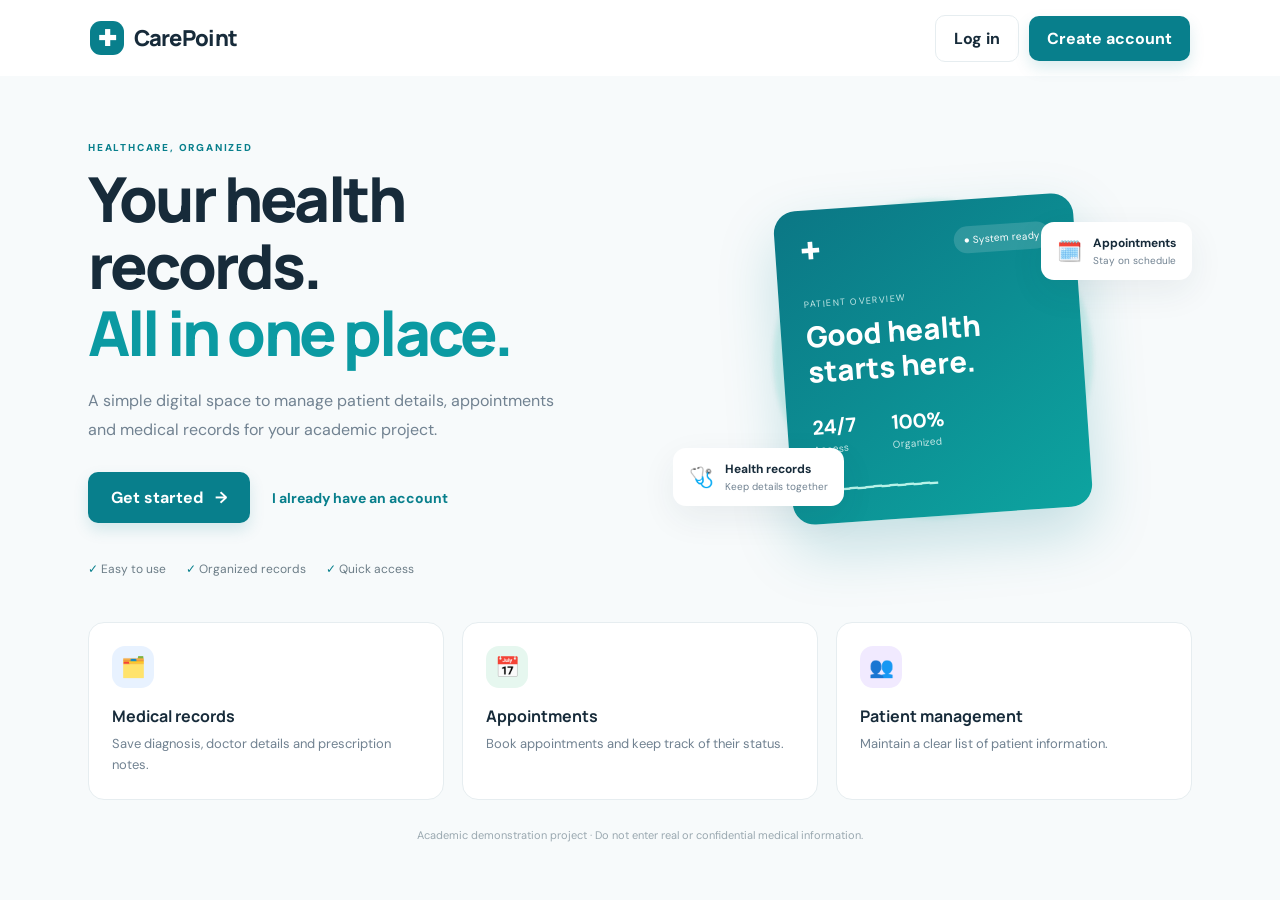
<file: index.html>
<!DOCTYPE html>
<html lang="en">
<head>
  <meta charset="UTF-8"><meta name="viewport" content="width=device-width, initial-scale=1.0">
  <title>CarePoint | Health Record System</title><link rel="stylesheet" href="css/style.css">
</head>
<body class="landing-body">
  <nav class="topbar landing-nav"><a class="brand" href="index.html"><span class="brand-mark">✚</span> CarePoint</a><div class="nav-actions"><a class="btn btn-ghost" href="login.html">Log in</a><a class="btn btn-primary" href="signup.html">Create account</a></div></nav>
  <main class="landing">
    <section class="hero">
      <div class="hero-copy"><span class="eyebrow">HEALTHCARE, ORGANIZED</span><h1>Your health records.<br><span>All in one place.</span></h1><p>A simple digital space to manage patient details, appointments and medical records for your academic project.</p><div class="hero-actions"><a class="btn btn-primary btn-large" href="signup.html">Get started <span>→</span></a><a class="text-link" href="login.html">I already have an account</a></div><div class="trust-row"><span>✓ Easy to use</span><span>✓ Organized records</span><span>✓ Quick access</span></div></div>
      <div class="hero-art"><div class="art-glow"></div><div class="health-card card-main"><div class="card-top"><span class="mini-logo">✚</span><span class="status-pill">● System ready</span></div><p class="muted">PATIENT OVERVIEW</p><h2>Good health<br>starts here.</h2><div class="health-metrics"><div><b>24/7</b><small>Access</small></div><div><b>100%</b><small>Organized</small></div></div><div class="pulse-line">♡ ━━━━━━━━━━━━━</div></div><div class="float-card float-one">🗓️ <span><b>Appointments</b><small>Stay on schedule</small></span></div><div class="float-card float-two">🩺 <span><b>Health records</b><small>Keep details together</small></span></div></div>
    </section>
    <section class="feature-grid"><article class="feature-card"><div class="feature-icon blue">🗂️</div><h3>Medical records</h3><p>Save diagnosis, doctor details and prescription notes.</p></article><article class="feature-card"><div class="feature-icon green">📅</div><h3>Appointments</h3><p>Book appointments and keep track of their status.</p></article><article class="feature-card"><div class="feature-icon purple">👥</div><h3>Patient management</h3><p>Maintain a clear list of patient information.</p></article></section>
    <p class="landing-note">Academic demonstration project · Do not enter real or confidential medical information.</p>
  </main>
</body></html>
</file>
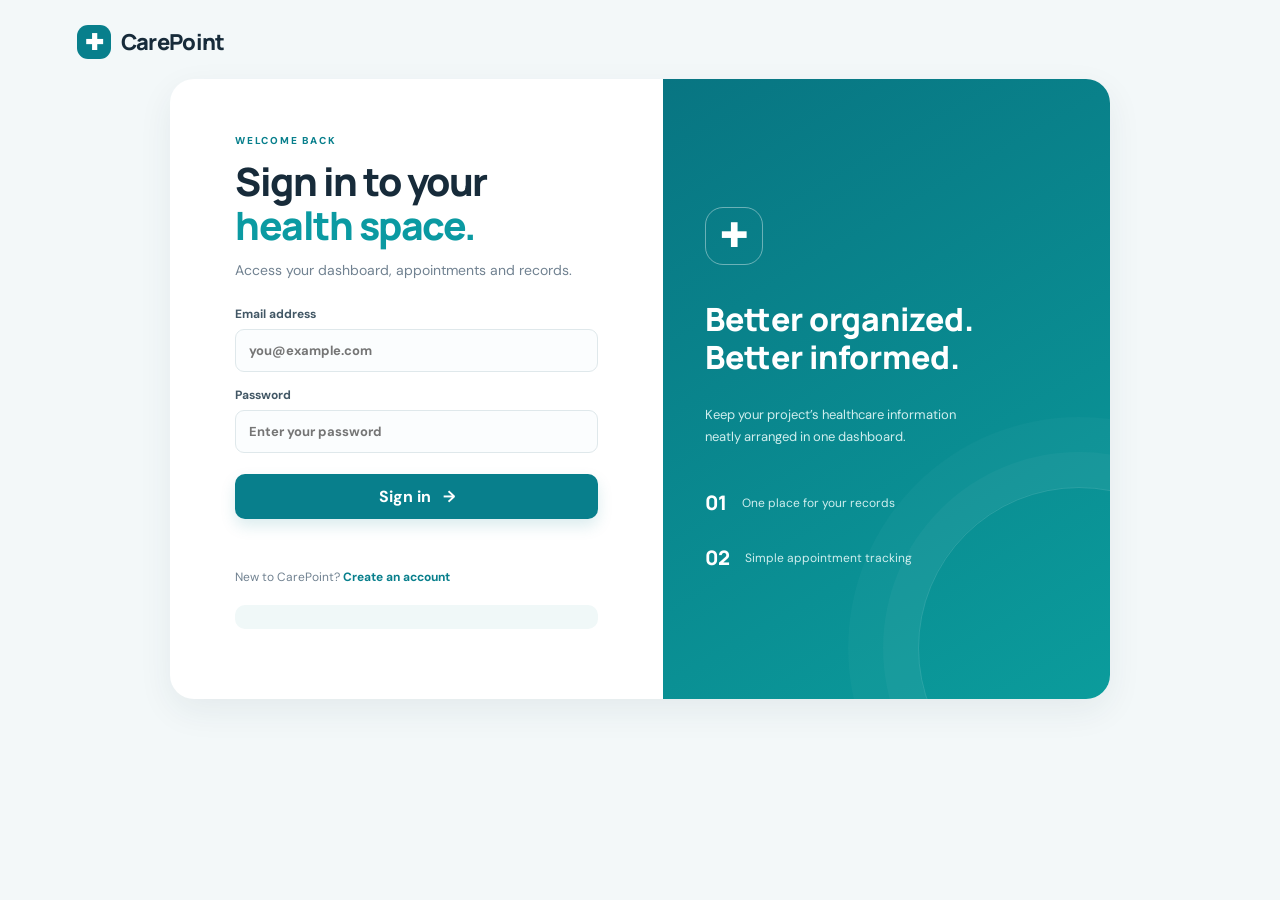
<file: admin.html>
<!DOCTYPE html>
<html lang="en"><head><meta charset="UTF-8"><meta name="viewport" content="width=device-width,initial-scale=1.0"><title>Admin dashboard | CarePoint</title><link rel="stylesheet" href="css/style.css"></head>
<body class="app-body"><aside class="sidebar"><a class="brand side-brand" href="index.html"><span class="brand-mark">✚</span> CarePoint</a><div class="side-label">WORKSPACE</div><nav class="side-nav"><a href="admin.html" data-page="admin">⌂ <span>Overview</span></a><a href="patients.html" data-page="patients">♧ <span>Patients</span></a><a href="appointments.html" data-page="appointments">▦ <span>Appointments</span></a><a href="records.html" data-page="records">▤ <span>Medical records</span></a></nav><div class="sidebar-bottom"><div class="sidebar-help"> <span>✦</span><b>CarePoint</b><small>Health records made simple</small></div><button class="side-logout" id="logoutBtn">↪ &nbsp; Log out</button></div></aside>
<div class="app-main"><header class="app-header"><div><p class="breadcrumb">WORKSPACE / ADMIN OVERVIEW</p><h1>Admin overview</h1></div><div class="header-user"><div class="avatar" id="userAvatar">U</div><div><b id="headerName">User</b><small id="headerRole">Account</small></div></div></header>
<main class="page-content">
<section class="welcome-banner admin-banner"><div><span class="eyebrow light">ADMINISTRATION</span><h2>System overview</h2><p>Monitor users, patients, appointments and records.</p></div><div class="banner-icon">✦</div></section>
<section class="stats-grid four-stats"><article class="stat-card"><div class="stat-icon blue">♙</div><span>Registered users</span><strong id="userCount">0</strong><small>Active accounts</small></article><article class="stat-card"><div class="stat-icon green">♧</div><span>Patients</span><strong id="patientCount">0</strong><small>Patient profiles</small></article><article class="stat-card"><div class="stat-icon orange">▦</div><span>Appointments</span><strong id="appointmentCount">0</strong><small>Bookings recorded</small></article><article class="stat-card"><div class="stat-icon purple">▤</div><span>Medical records</span><strong id="recordCount">0</strong><small>Records saved</small></article></section>
<section class="content-card"><div class="section-heading"><div><span class="eyebrow">ACCOUNT DIRECTORY</span><h2>Registered users</h2></div></div><div id="usersList" class="table-wrap"></div></section>
</main><footer class="app-footer">CarePoint · Academic project demonstration</footer></div>
<script src="js/common.js"></script><script src="js/admin.js"></script></body></html>
</file>
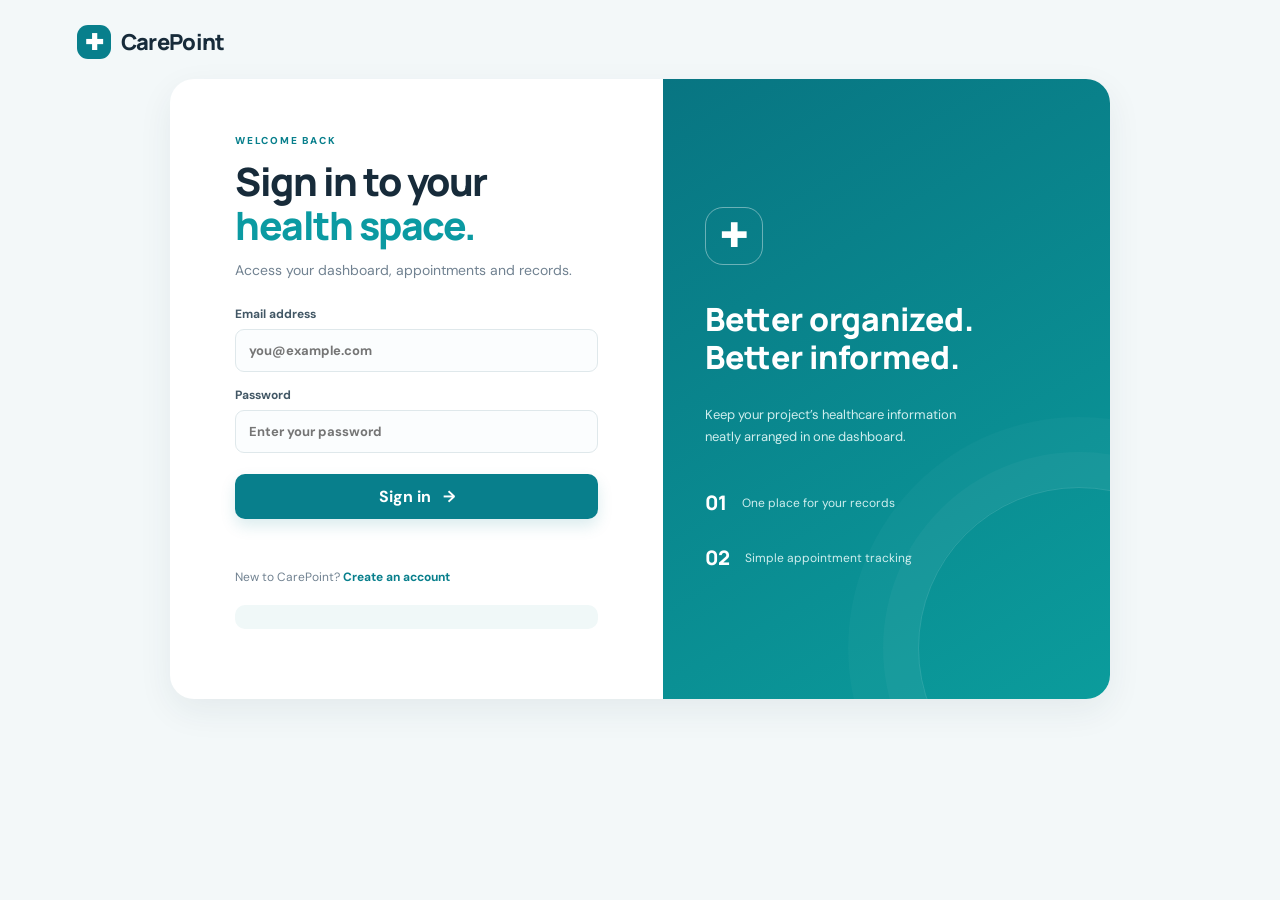
<file: appointments.html>
<!DOCTYPE html>
<html lang="en"><head><meta charset="UTF-8"><meta name="viewport" content="width=device-width,initial-scale=1.0"><title>Appointments | CarePoint</title><link rel="stylesheet" href="css/style.css"></head>
<body class="app-body"><aside class="sidebar"><a class="brand side-brand" href="index.html"><span class="brand-mark">✚</span> CarePoint</a><div class="side-label">WORKSPACE</div><nav class="side-nav"><a href="user.html" data-page="user">⌂ <span>Overview</span></a><a href="appointments.html" data-page="appointments">▦ <span>Appointments</span></a><a href="records.html" data-page="records">▤ <span>Medical records</span></a><a href="profile.html" data-page="profile">◉ <span>My profile</span></a></nav><div class="sidebar-bottom"><div class="sidebar-help"> <span>✦</span><b>CarePoint</b><small>Health records made simple</small></div><button class="side-logout" id="logoutBtn">↪ &nbsp; Log out</button></div></aside>
<div class="app-main"><header class="app-header"><div><p class="breadcrumb">WORKSPACE / APPOINTMENTS</p><h1>Appointments</h1></div><div class="header-user"><div class="avatar" id="userAvatar">U</div><div><b id="headerName">User</b><small id="headerRole">Account</small></div></div></header>
<main class="page-content">
<div class="two-column"><section class="content-card"><div class="section-heading"><div><span class="eyebrow">NEW BOOKING</span><h2>Book an appointment</h2><p class="muted">Fill in the details to schedule a visit.</p></div></div><form id="appointmentForm" class="app-form"><label>Patient name<input id="patientName" required placeholder="Patient name"></label><label>Doctor name<input id="doctor" required placeholder="Doctor name"></label><label>Department<input id="department" required placeholder="e.g. General Medicine"></label><div class="form-grid"><label>Date<input id="date" type="date" required></label><label>Time<input id="time" type="time" required></label></div><label>Reason for visit<textarea id="reason" rows="3" placeholder="Optional notes"></textarea></label><button class="btn btn-primary" type="submit">＋ Book appointment</button></form><p id="message" class="form-message" role="status"></p></section><section class="content-card"><div class="section-heading"><div><span class="eyebrow">YOUR SCHEDULE</span><h2>Appointment list</h2></div></div><div id="appointmentsList" class="stack-list"></div></section></div>
</main><footer class="app-footer">CarePoint · Academic project demonstration</footer></div>
<script src="js/common.js"></script><script src="js/appointments.js"></script></body></html>
</file>
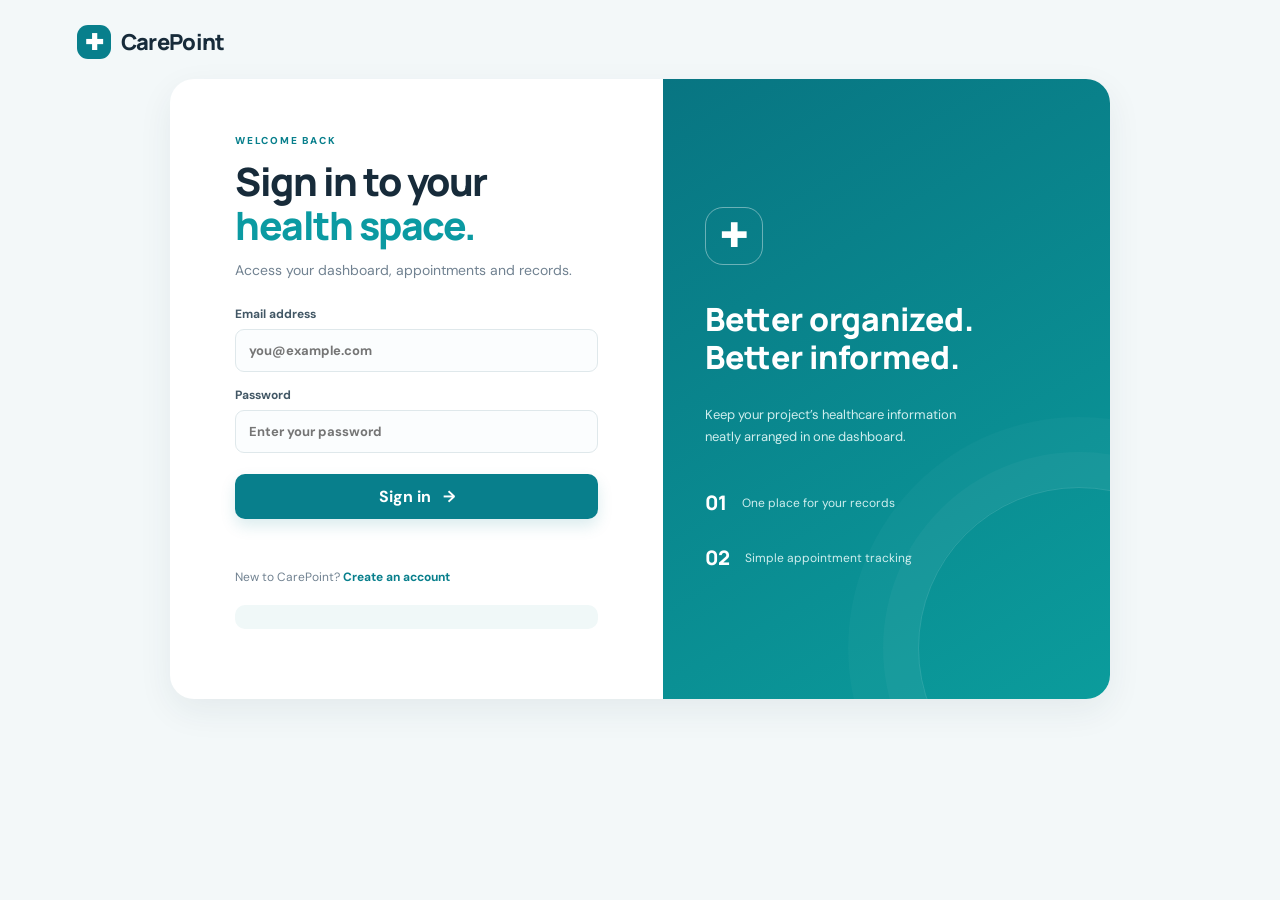
<file: login.html>
<!DOCTYPE html>
<html lang="en"><head><meta charset="UTF-8"><meta name="viewport" content="width=device-width,initial-scale=1.0"><title>Login | CarePoint</title><link rel="stylesheet" href="css/style.css"></head>
<body class="auth-body"><a class="brand auth-brand" href="index.html"><span class="brand-mark">✚</span> CarePoint</a><main class="auth-wrap"><section class="auth-panel"><span class="eyebrow">WELCOME BACK</span><h1>Sign in to your<br><span>health space.</span></h1><p class="muted">Access your dashboard, appointments and records.</p><form id="loginForm" class="app-form"><label>Email address<input id="email" type="email" placeholder="you@example.com" required></label><label>Password<input id="password" type="password" placeholder="Enter your password" required></label><button class="btn btn-primary btn-full" type="submit">Sign in <span>→</span></button></form><p id="message" class="form-message" role="status"></p><p class="auth-bottom">New to CarePoint? <a href="signup.html">Create an account</a></p><div class="demo-hint"></section><aside class="auth-aside"><div class="aside-symbol">✚</div><h2>Better organized.<br>Better informed.</h2><p>Keep your project’s healthcare information neatly arranged in one dashboard.</p><div class="aside-stat"><b>01</b><span>One place for your records</span></div><div class="aside-stat"><b>02</b><span>Simple appointment tracking</span></div></aside></main><script src="js/common.js"></script><script src="js/auth.js"></script></body></html>
</file>
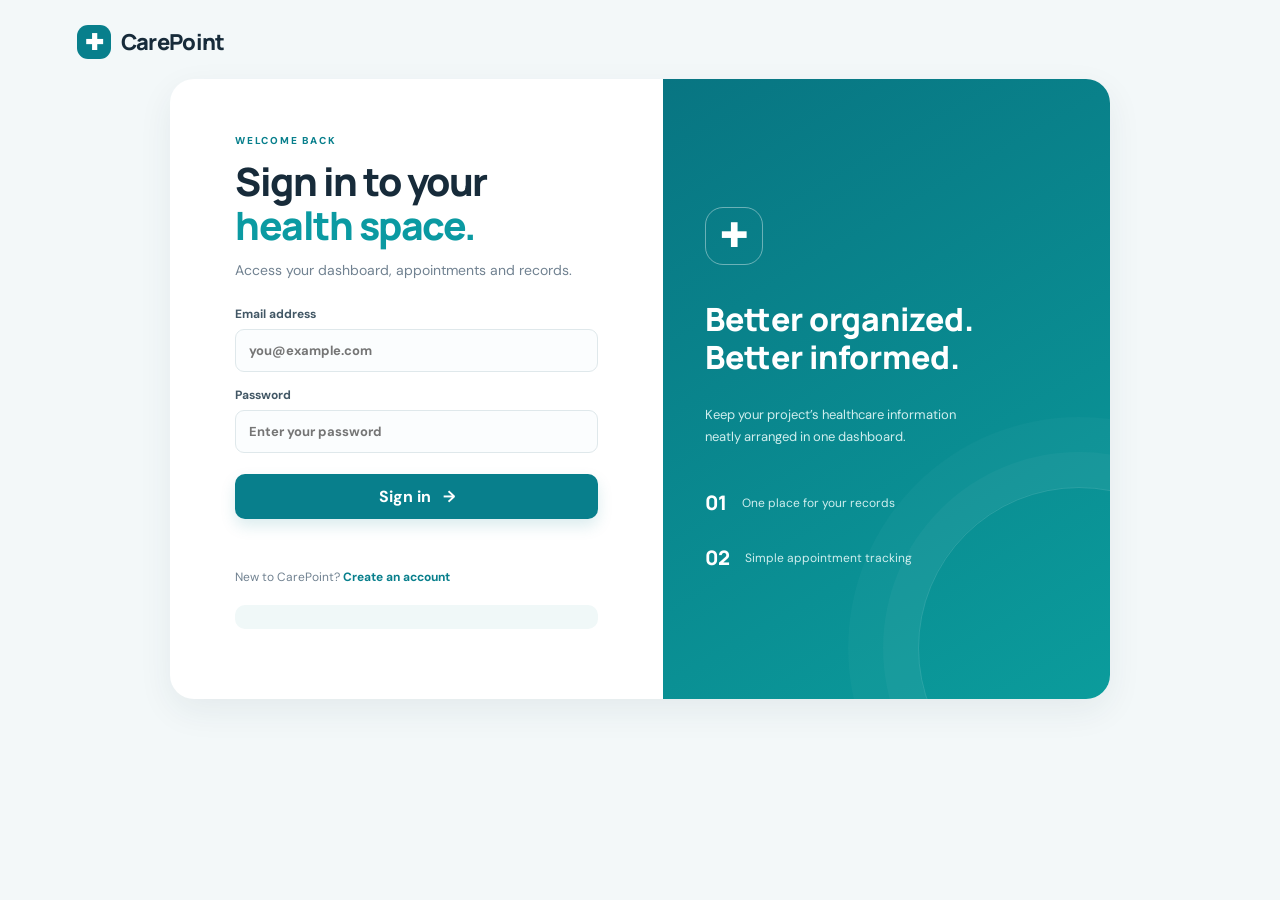
<file: patients.html>
<!DOCTYPE html>
<html lang="en"><head><meta charset="UTF-8"><meta name="viewport" content="width=device-width,initial-scale=1.0"><title>Patients | CarePoint</title><link rel="stylesheet" href="css/style.css"></head>
<body class="app-body"><aside class="sidebar"><a class="brand side-brand" href="index.html"><span class="brand-mark">✚</span> CarePoint</a><div class="side-label">WORKSPACE</div><nav class="side-nav"><a href="admin.html" data-page="admin">⌂ <span>Overview</span></a><a href="patients.html" data-page="patients">♧ <span>Patients</span></a><a href="appointments.html" data-page="appointments">▦ <span>Appointments</span></a><a href="records.html" data-page="records">▤ <span>Medical records</span></a></nav><div class="sidebar-bottom"><div class="sidebar-help"> <span>✦</span><b>CarePoint</b><small>Health records made simple</small></div><button class="side-logout" id="logoutBtn">↪ &nbsp; Log out</button></div></aside>
<div class="app-main"><header class="app-header"><div><p class="breadcrumb">WORKSPACE / PATIENTS</p><h1>Patients</h1></div><div class="header-user"><div class="avatar" id="userAvatar">U</div><div><b id="headerName">User</b><small id="headerRole">Account</small></div></div></header>
<main class="page-content">
<div class="two-column"><section class="content-card"><div class="section-heading"><div><span class="eyebrow">PATIENT DIRECTORY</span><h2 id="patientFormTitle">Add patient</h2><p class="muted">Create or update a patient profile.</p></div></div><form id="patientForm" class="app-form"><input type="hidden" id="patientId"><label>Full name<input id="name" required></label><label>Email<input id="email" type="email" required></label><label>Phone<input id="phone" required></label><div class="form-grid"><label>Age<input id="age" type="number" min="0" max="120"></label><label>Gender<select id="gender"><option value="">Select</option><option>Male</option><option>Female</option><option>Other</option></select></label></div><div class="button-row"><button class="btn btn-primary" type="submit" id="savePatientBtn">Save patient</button><button class="btn btn-light" type="button" id="resetPatientBtn">Clear</button></div></form><p id="message" class="form-message" role="status"></p></section><section class="content-card"><div class="section-heading"><div><span class="eyebrow">ALL PATIENTS</span><h2>Patient directory</h2></div><span class="count-chip" id="patientTotal">0 patients</span></div><div id="patientsList" class="stack-list"></div></section></div>
</main><footer class="app-footer">CarePoint · Academic project demonstration</footer></div>
<script src="js/common.js"></script><script src="js/patients.js"></script></body></html>
</file>
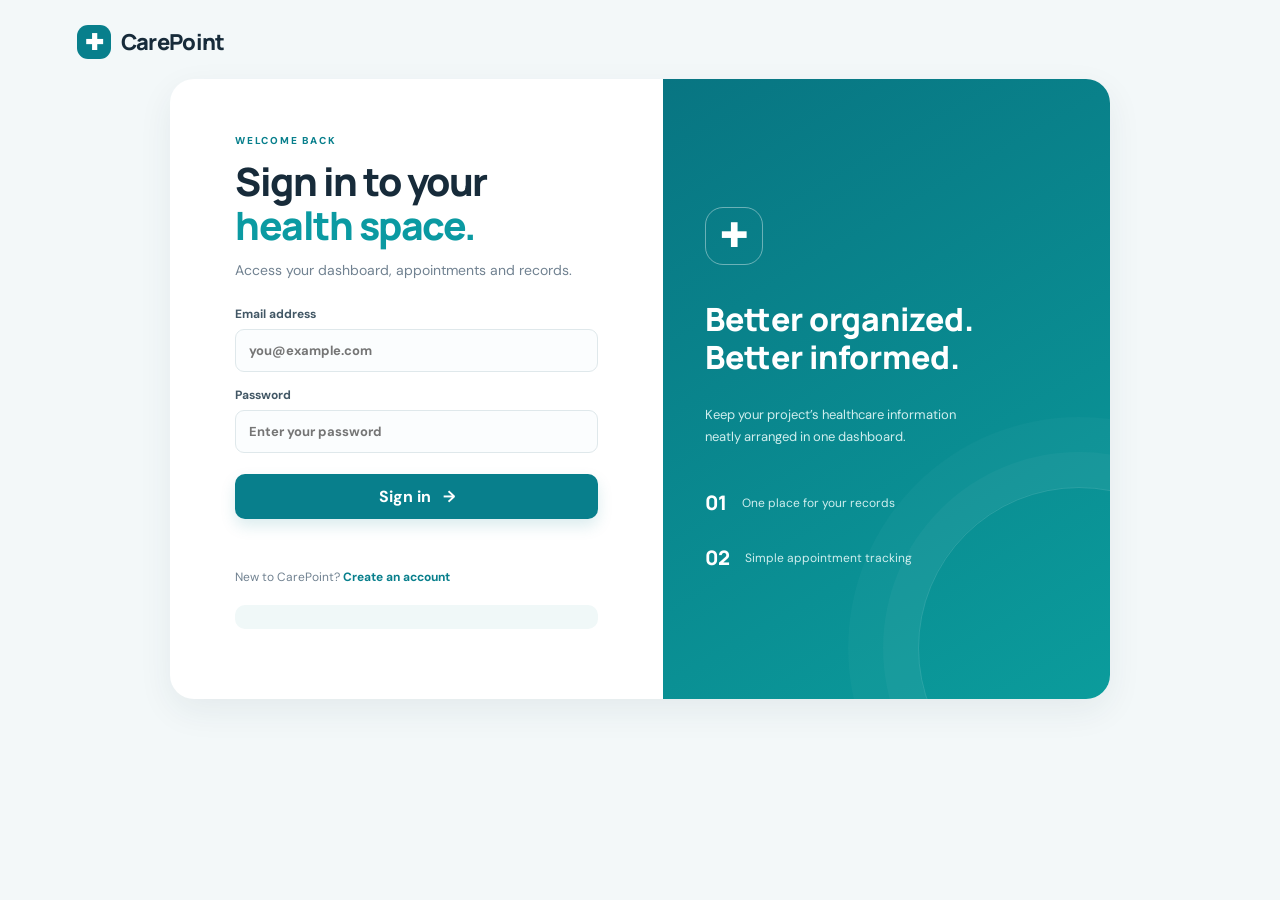
<file: profile.html>
<!DOCTYPE html>
<html lang="en"><head><meta charset="UTF-8"><meta name="viewport" content="width=device-width,initial-scale=1.0"><title>My profile | CarePoint</title><link rel="stylesheet" href="css/style.css"></head>
<body class="app-body"><aside class="sidebar"><a class="brand side-brand" href="index.html"><span class="brand-mark">✚</span> CarePoint</a><div class="side-label">WORKSPACE</div><nav class="side-nav"><a href="user.html" data-page="user">⌂ <span>Overview</span></a><a href="appointments.html" data-page="appointments">▦ <span>Appointments</span></a><a href="records.html" data-page="records">▤ <span>Medical records</span></a><a href="profile.html" data-page="profile">◉ <span>My profile</span></a></nav><div class="sidebar-bottom"><div class="sidebar-help"> <span>✦</span><b>CarePoint</b><small>Health records made simple</small></div><button class="side-logout" id="logoutBtn">↪ &nbsp; Log out</button></div></aside>
<div class="app-main"><header class="app-header"><div><p class="breadcrumb">WORKSPACE / MY PROFILE</p><h1>My profile</h1></div><div class="header-user"><div class="avatar" id="userAvatar">U</div><div><b id="headerName">User</b><small id="headerRole">Account</small></div></div></header>
<main class="page-content">
<section class="content-card narrow-card"><div class="section-heading"><div><span class="eyebrow">PERSONAL INFORMATION</span><h2>Profile details</h2><p class="muted">Update the details associated with your account.</p></div><div class="profile-big-avatar">◉</div></div>
<form id="profileForm" class="app-form form-grid"><label>Full name<input id="name" required></label><label>Email address<input id="email" type="email" disabled></label><label>Phone number<input id="phone" type="tel"></label><label>Age<input id="age" type="number" min="0" max="120" placeholder="Age"></label><label>Gender<select id="gender"><option value="">Select gender</option><option>Male</option><option>Female</option><option>Other</option><option>Prefer not to say</option></select></label><label class="full-field">Address<textarea id="address" rows="3" placeholder="Your address"></textarea></label><div class="full-field"><button class="btn btn-primary" type="submit">Save changes</button></div></form><p id="message" class="form-message" role="status"></p></section>
</main><footer class="app-footer">CarePoint · Academic project demonstration</footer></div>
<script src="js/common.js"></script><script src="js/user.js"></script></body></html>
</file>
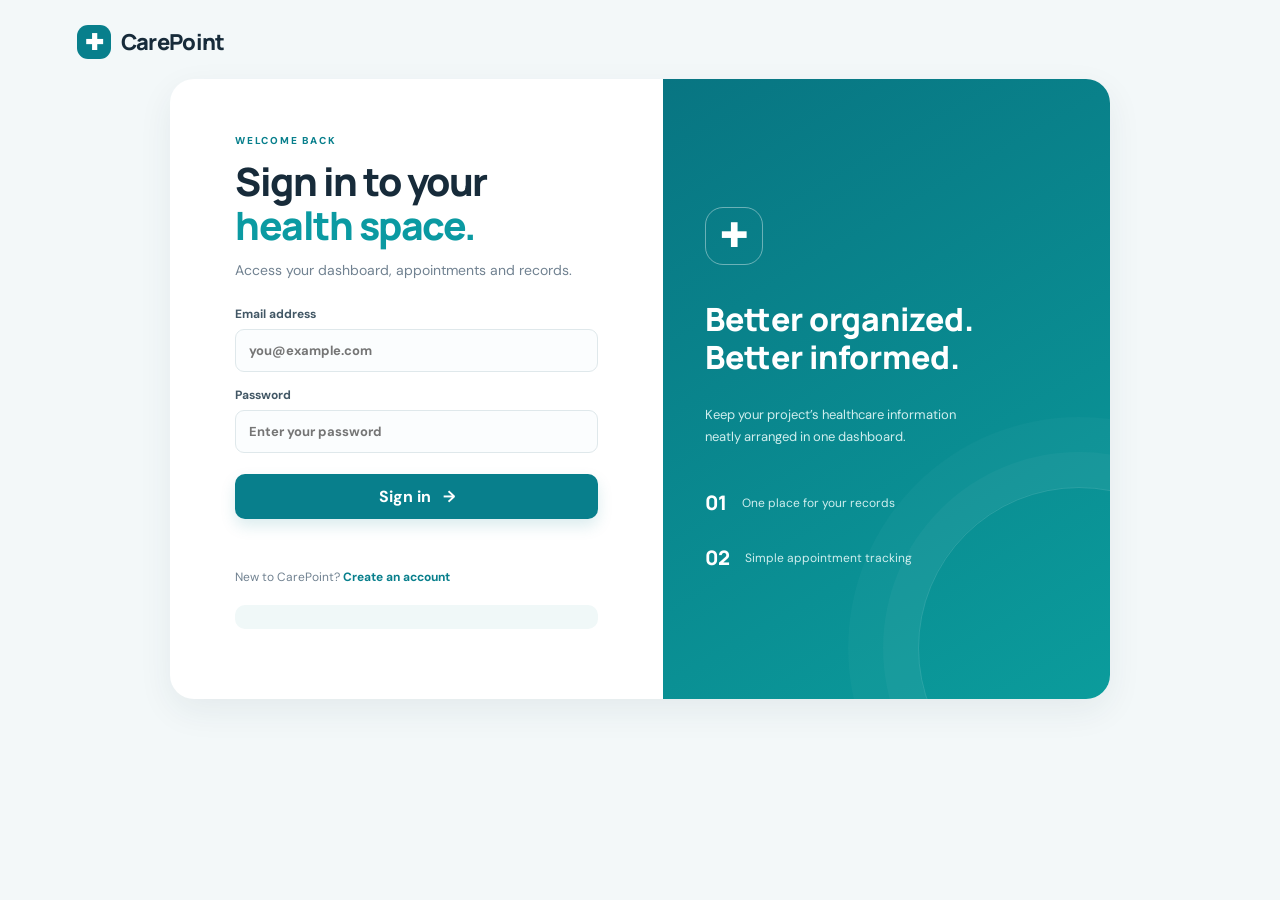
<file: records.html>
<!DOCTYPE html>
<html lang="en"><head><meta charset="UTF-8"><meta name="viewport" content="width=device-width,initial-scale=1.0"><title>Medical records | CarePoint</title><link rel="stylesheet" href="css/style.css"></head>
<body class="app-body"><aside class="sidebar"><a class="brand side-brand" href="index.html"><span class="brand-mark">✚</span> CarePoint</a><div class="side-label">WORKSPACE</div><nav class="side-nav"><a href="user.html" data-page="user">⌂ <span>Overview</span></a><a href="appointments.html" data-page="appointments">▦ <span>Appointments</span></a><a href="records.html" data-page="records">▤ <span>Medical records</span></a><a href="profile.html" data-page="profile">◉ <span>My profile</span></a></nav><div class="sidebar-bottom"><div class="sidebar-help"> <span>✦</span><b>CarePoint</b><small>Health records made simple</small></div><button class="side-logout" id="logoutBtn">↪ &nbsp; Log out</button></div></aside>
<div class="app-main"><header class="app-header"><div><p class="breadcrumb">WORKSPACE / MEDICAL RECORDS</p><h1>Medical records</h1></div><div class="header-user"><div class="avatar" id="userAvatar">U</div><div><b id="headerName">User</b><small id="headerRole">Account</small></div></div></header>
<main class="page-content">
<section class="content-card"><div class="section-heading"><div><span class="eyebrow">HEALTH HISTORY</span><h2>Medical records</h2><p class="muted">Your saved diagnosis and prescription notes appear here.</p></div></div><div id="recordsList" class="record-grid"></div></section>
</main><footer class="app-footer">CarePoint · Academic project demonstration</footer></div>
<script src="js/common.js"></script><script src="js/records.js"></script></body></html>
</file>
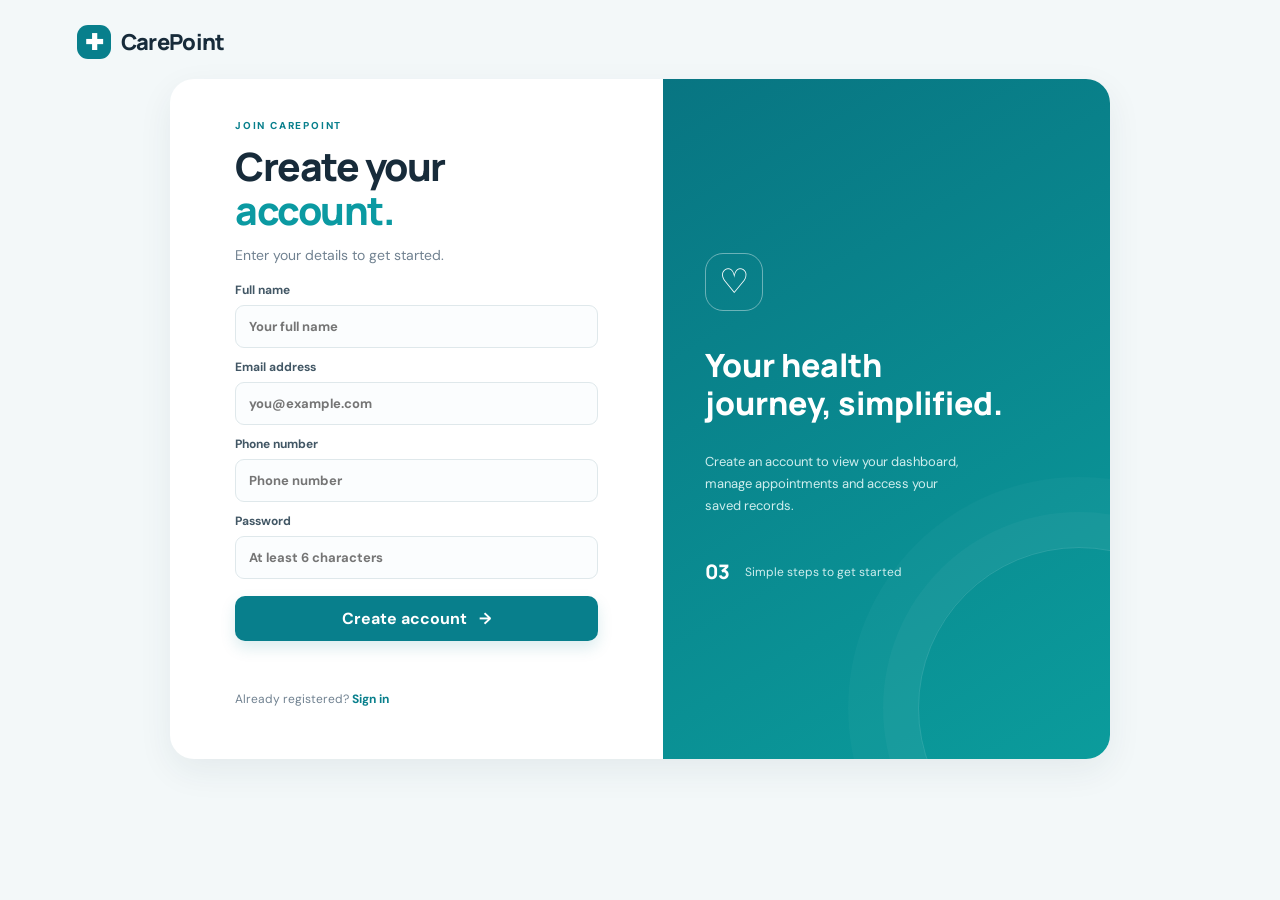
<file: signup.html>
<!DOCTYPE html>
<html lang="en"><head><meta charset="UTF-8"><meta name="viewport" content="width=device-width,initial-scale=1.0"><title>Create account | CarePoint</title><link rel="stylesheet" href="css/style.css"></head>
<body class="auth-body"><a class="brand auth-brand" href="index.html"><span class="brand-mark">✚</span> CarePoint</a><main class="auth-wrap signup-wrap"><section class="auth-panel"><span class="eyebrow">JOIN CAREPOINT</span><h1>Create your<br><span>account.</span></h1><p class="muted">Enter your details to get started.</p><form id="signupForm" class="app-form"><label>Full name<input id="name" placeholder="Your full name" required></label><label>Email address<input id="email" type="email" placeholder="you@example.com" required></label><label>Phone number<input id="phone" type="tel" placeholder="Phone number" required></label><label>Password<input id="password" type="password" minlength="6" placeholder="At least 6 characters" required></label><button class="btn btn-primary btn-full" type="submit">Create account <span>→</span></button></form><p id="message" class="form-message" role="status"></p><p class="auth-bottom">Already registered? <a href="login.html">Sign in</a></p></section><aside class="auth-aside"><div class="aside-symbol">♡</div><h2>Your health<br>journey, simplified.</h2><p>Create an account to view your dashboard, manage appointments and access your saved records.</p><div class="aside-stat"><b>03</b><span>Simple steps to get started</span></div></aside></main><script src="js/common.js"></script><script src="js/auth.js"></script></body></html>
</file>
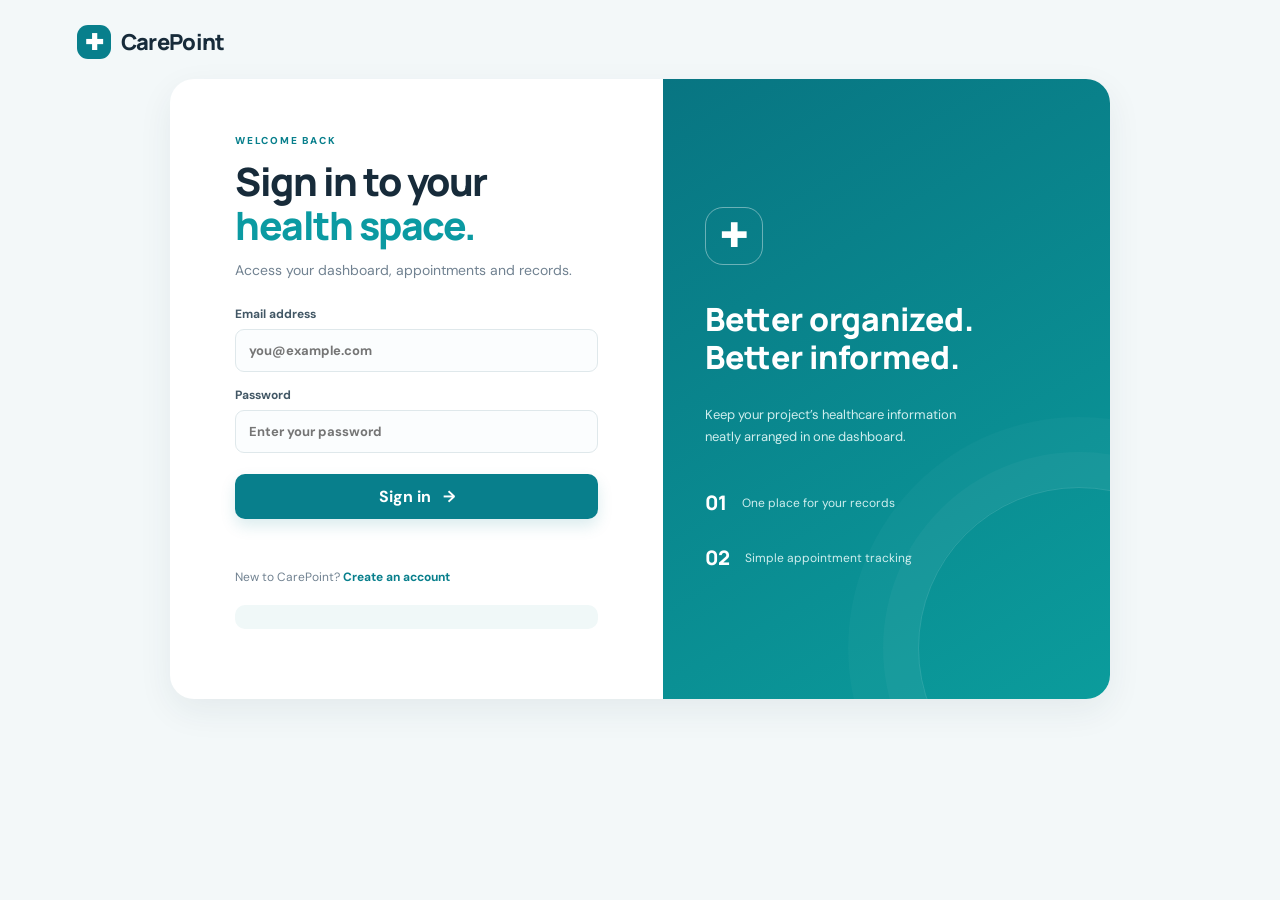
<file: user.html>
<!DOCTYPE html>
<html lang="en"><head><meta charset="UTF-8"><meta name="viewport" content="width=device-width,initial-scale=1.0"><title>Dashboard | CarePoint</title><link rel="stylesheet" href="css/style.css"></head>
<body class="app-body"><aside class="sidebar"><a class="brand side-brand" href="index.html"><span class="brand-mark">✚</span> CarePoint</a><div class="side-label">WORKSPACE</div><nav class="side-nav"><a href="user.html" data-page="user">⌂ <span>Overview</span></a><a href="appointments.html" data-page="appointments">▦ <span>Appointments</span></a><a href="records.html" data-page="records">▤ <span>Medical records</span></a><a href="profile.html" data-page="profile">◉ <span>My profile</span></a></nav><div class="sidebar-bottom"><div class="sidebar-help"> <span>✦</span><b>CarePoint</b><small>Health records made simple</small></div><button class="side-logout" id="logoutBtn">↪ &nbsp; Log out</button></div></aside>
<div class="app-main"><header class="app-header"><div><p class="breadcrumb">WORKSPACE / OVERVIEW</p><h1>Overview</h1></div><div class="header-user"><div class="avatar" id="userAvatar">U</div><div><b id="headerName">User</b><small id="headerRole">Account</small></div></div></header>
<main class="page-content">
<section class="welcome-banner"><div><span class="eyebrow light">YOUR HEALTH SPACE</span><h2 id="welcomeTitle">Welcome back</h2><p>Here’s a quick look at your health activity.</p></div><div class="banner-icon">✚</div></section>
<section class="stats-grid"><article class="stat-card"><div class="stat-icon blue">▦</div><span>My appointments</span><strong id="appointmentCount">0</strong><small>Appointments booked</small></article><article class="stat-card"><div class="stat-icon green">▤</div><span>Medical records</span><strong id="recordCount">0</strong><small>Records available</small></article><article class="stat-card"><div class="stat-icon purple">◉</div><span>Profile status</span><strong class="stat-word">Active</strong><small>Your account is ready</small></article></section>
<section class="content-card"><div class="section-heading"><div><span class="eyebrow">QUICK ACCESS</span><h2>What would you like to do?</h2></div></div><div class="quick-grid"><a class="quick-link" href="appointments.html"><span>＋</span><b>Book appointment</b><small>Schedule a visit</small><i>→</i></a><a class="quick-link" href="records.html"><span>▤</span><b>View records</b><small>Check saved details</small><i>→</i></a><a class="quick-link" href="profile.html"><span>◉</span><b>Update profile</b><small>Keep details current</small><i>→</i></a></div></section>
</main><footer class="app-footer">CarePoint · Academic project demonstration</footer></div>
<script src="js/common.js"></script><script src="js/user.js"></script></body></html>
</file>
<file: css/style.css>
@import url('https://fonts.googleapis.com/css2?family=DM+Sans:wght@400;500;600;700&family=Manrope:wght@400;500;600;700;800&display=swap');
:root{--ink:#172b3a;--muted:#718291;--teal:#087f8c;--teal2:#0b9aa2;--pale:#e9f6f5;--line:#e6edf0;--bg:#f4f8fa;--white:#fff;--shadow:0 12px 35px rgba(26,55,70,.07)}
*{box-sizing:border-box}body{margin:0;font-family:'DM Sans',sans-serif;color:var(--ink);background:var(--bg)}a{color:inherit;text-decoration:none}button,input,select,textarea{font:inherit}button{cursor:pointer}.brand{display:inline-flex;align-items:center;gap:10px;font:800 22px Manrope,sans-serif;letter-spacing:-.7px}.brand-mark{display:grid;place-items:center;width:34px;height:34px;border-radius:11px;background:var(--teal);color:#fff;font-size:22px}.btn{display:inline-flex;align-items:center;justify-content:center;gap:12px;border:0;border-radius:10px;padding:12px 18px;font-weight:700;transition:.2s}.btn:hover{transform:translateY(-1px);filter:brightness(.97)}.btn-primary{background:var(--teal);color:white;box-shadow:0 7px 15px #087f8c25}.btn-ghost{border:1px solid var(--line);background:white}.btn-light{background:#edf3f5;color:var(--ink)}.btn-large{padding:15px 23px}.btn-full{width:100%;margin-top:6px}.text-link{font-weight:700;color:var(--teal);font-size:14px}.muted{color:var(--muted)}.eyebrow{font-size:10px;font-weight:800;letter-spacing:1.8px;color:var(--teal);display:block;margin-bottom:12px}.topbar{height:76px;display:flex;align-items:center;justify-content:space-between;padding:0 7vw;background:#fff}.nav-actions{display:flex;gap:10px;align-items:center}
.landing-body{background:#f7fafb}.landing{max-width:1160px;margin:auto;padding:65px 28px 30px}.hero{display:grid;grid-template-columns:1.02fr .98fr;align-items:center;gap:45px;min-height:420px}.hero h1{font:800 clamp(40px,5vw,62px)/1.08 Manrope,sans-serif;letter-spacing:-2.8px;margin:0 0 20px}.hero h1 span,.auth-panel h1 span{color:var(--teal2)}.hero-copy>p{max-width:490px;color:var(--muted);line-height:1.8;font-size:16px}.hero-actions{display:flex;align-items:center;gap:22px;margin-top:28px}.trust-row{display:flex;gap:20px;flex-wrap:wrap;margin-top:38px;color:#6c7d87;font-size:12px}.trust-row span:first-letter{color:var(--teal)}.hero-art{height:390px;position:relative;display:grid;place-items:center}.art-glow{position:absolute;width:320px;height:320px;background:#d8f1ef;border-radius:50%;filter:blur(2px)}.health-card{position:relative;z-index:1;width:300px;min-height:275px;padding:25px;border-radius:22px;background:linear-gradient(145deg,#0b7785,#0da4a0);color:#fff;box-shadow:0 25px 60px #087f8c38;transform:rotate(-4deg)}.card-top{display:flex;justify-content:space-between;align-items:center}.mini-logo{font-size:24px}.status-pill{font-size:10px;background:#ffffff25;padding:7px 10px;border-radius:20px}.health-card .muted{color:#c4e7e6;font-size:9px;letter-spacing:1.5px;margin-top:32px}.health-card h2{font:800 29px/1.2 Manrope;margin:8px 0 25px}.health-metrics{display:flex;gap:35px}.health-metrics div{display:grid;gap:3px}.health-metrics b{font-size:20px}.health-metrics small{font-size:10px;color:#c4e7e6}.pulse-line{margin-top:25px;color:#b8f2e8;font-size:14px}.float-card{position:absolute;z-index:2;background:#fff;padding:13px 16px;border-radius:13px;box-shadow:var(--shadow);display:flex;gap:11px;align-items:center;font-size:20px}.float-card span{display:grid;gap:3px}.float-card b{font-size:12px}.float-card small{font-size:10px;color:var(--muted)}.float-one{right:0;top:58px}.float-two{left:0;bottom:48px}.feature-grid{display:grid;grid-template-columns:repeat(3,1fr);gap:18px;margin-top:45px}.feature-card{background:#fff;border:1px solid var(--line);padding:23px;border-radius:16px}.feature-icon,.stat-icon{width:42px;height:42px;border-radius:13px;display:grid;place-items:center;font-size:20px}.blue{background:#e8f2ff}.green{background:#e6f7ef}.purple{background:#f1eaff}.orange{background:#fff1e5}.feature-card h3{font:700 16px Manrope;margin:17px 0 7px}.feature-card p{font-size:13px;color:var(--muted);line-height:1.6;margin:0}.landing-note{text-align:center;color:#9aa8b0;font-size:11px;margin:28px 0}
.auth-body{min-height:100vh;background:#f3f8f9;padding:25px 6vw}.auth-brand{margin-bottom:20px}.auth-wrap{max-width:940px;min-height:620px;margin:0 auto;background:#fff;border-radius:24px;box-shadow:var(--shadow);display:grid;grid-template-columns:1.05fr .95fr;overflow:hidden}.auth-panel{padding:55px 65px}.auth-panel h1{font:800 39px/1.13 Manrope;letter-spacing:-1.5px;margin:0 0 12px}.auth-panel>.muted{font-size:14px;margin-bottom:27px}.app-form{display:grid;gap:15px}.app-form label{display:grid;gap:7px;font-size:12px;font-weight:700;color:#425765}.app-form input,.app-form select,.app-form textarea{width:100%;border:1px solid #dfe8eb;border-radius:9px;padding:12px 13px;background:#fbfdfe;color:var(--ink);outline:none;font-size:13px;min-width:0}.app-form input:focus,.app-form select:focus,.app-form textarea:focus{border-color:#52b4b3;box-shadow:0 0 0 3px #0b9aa215}.app-form input:disabled{background:#eef3f4;color:#81909a}.app-form textarea{resize:vertical}.auth-bottom{font-size:12px;color:var(--muted);margin-top:22px}.auth-bottom a{color:var(--teal);font-weight:700}.form-message{font-size:12px;color:var(--teal);min-height:16px;margin:12px 0 0}.demo-hint{margin-top:20px;padding:12px 14px;border-radius:10px;background:#f0f8f8;color:#60727d;font-size:11px;line-height:1.7}.demo-hint b{color:var(--teal)}.auth-aside{background:linear-gradient(150deg,#087582,#0b9c9c);padding:60px 42px;color:white;display:flex;flex-direction:column;justify-content:center;position:relative;overflow:hidden}.auth-aside:after{content:"";position:absolute;width:320px;height:320px;border:1px solid #ffffff22;border-radius:50%;right:-130px;bottom:-110px;box-shadow:0 0 0 35px #ffffff08,0 0 0 70px #ffffff06}.aside-symbol{width:58px;height:58px;border:1px solid #ffffff66;border-radius:18px;display:grid;place-items:center;font-size:34px;margin-bottom:35px}.auth-aside h2{font:800 32px/1.2 Manrope;margin:0 0 15px}.auth-aside p{color:#d0eeee;line-height:1.7;font-size:13px;max-width:270px}.aside-stat{display:flex;align-items:center;gap:15px;margin-top:28px;font-size:12px;color:#d0eeee}.aside-stat b{font:800 20px Manrope;color:#fff}.signup-wrap{min-height:680px}.signup-wrap .auth-panel{padding-top:40px;padding-bottom:35px}.signup-wrap .auth-panel>.muted{margin-bottom:18px}.signup-wrap .app-form{gap:11px}
.app-body{min-height:100vh;background:#f4f8fa}.sidebar{width:245px;background:#fff;position:fixed;inset:0 auto 0 0;padding:28px 18px;border-right:1px solid var(--line);display:flex;flex-direction:column;z-index:5}.side-brand{padding:0 10px 42px}.side-label{font-size:9px;letter-spacing:1.7px;font-weight:800;color:#a1afb6;padding:0 13px 12px}.side-nav{display:grid;gap:6px}.side-nav a{display:flex;align-items:center;gap:13px;padding:13px 14px;border-radius:10px;color:#6d7e89;font-size:14px;font-weight:600}.side-nav a:hover,.side-nav a.active{background:#eaf6f5;color:var(--teal)}.side-nav a:first-letter{font-size:19px}.sidebar-bottom{margin-top:auto}.sidebar-help{background:#f1f8f8;border-radius:12px;padding:14px;display:grid;grid-template-columns:24px 1fr;gap:2px 8px;margin-bottom:13px}.sidebar-help span{grid-row:span 2;color:var(--teal);font-size:19px}.sidebar-help b{font-size:12px}.sidebar-help small{font-size:10px;color:var(--muted)}.side-logout{width:100%;text-align:left;border:0;background:none;padding:12px 13px;color:#73838d;font-size:13px;font-weight:700;border-radius:9px}.side-logout:hover{background:#fff0ef;color:#c35c55}.app-main{margin-left:245px;min-height:100vh}.app-header{height:100px;background:#fff;border-bottom:1px solid var(--line);display:flex;align-items:center;justify-content:space-between;padding:0 4.5vw}.breadcrumb{font-size:9px;letter-spacing:1.4px;color:#a0adb5;font-weight:800;margin:0 0 7px}.app-header h1{font:800 23px Manrope;margin:0;letter-spacing:-.5px}.header-user{display:flex;align-items:center;gap:10px}.header-user>div:last-child{display:grid;gap:3px}.header-user b{font-size:12px}.header-user small{font-size:10px;color:var(--muted)}.avatar,.profile-big-avatar{display:grid;place-items:center;border-radius:50%;background:#e4f4f2;color:var(--teal);font-weight:800}.avatar{width:37px;height:37px}.page-content{max-width:1280px;padding:30px 4.5vw 40px;margin:auto}.welcome-banner{background:linear-gradient(105deg,#087582,#0c9b9b);border-radius:17px;padding:27px 32px;color:#fff;display:flex;justify-content:space-between;align-items:center;overflow:hidden;position:relative}.welcome-banner h2{font:800 25px Manrope;margin:0 0 6px}.welcome-banner p{color:#d0eeee;font-size:12px;margin:0}.eyebrow.light{color:#b9e6e4}.banner-icon{font-size:72px;color:#ffffff50;margin-right:20px}.stats-grid{display:grid;grid-template-columns:repeat(3,1fr);gap:15px;margin:20px 0}.four-stats{grid-template-columns:repeat(4,1fr)}.stat-card{background:#fff;border:1px solid var(--line);border-radius:14px;padding:18px 19px;display:grid;gap:8px}.stat-card .stat-icon{margin-bottom:3px}.stat-card>span{font-size:11px;color:var(--muted)}.stat-card strong{font:800 27px Manrope}.stat-card small{font-size:10px;color:#a1adb4}.stat-word{font-size:20px!important;color:var(--teal)}.content-card{background:#fff;border:1px solid var(--line);border-radius:15px;padding:23px;margin-bottom:18px}.section-heading{display:flex;align-items:center;justify-content:space-between;margin-bottom:20px}.section-heading h2{font:800 17px Manrope;margin:0 0 5px}.section-heading p{font-size:12px;margin:5px 0 0}.section-heading .eyebrow{margin-bottom:7px}.quick-grid{display:grid;grid-template-columns:repeat(3,1fr);gap:13px}.quick-link{position:relative;border:1px solid var(--line);border-radius:12px;padding:17px;display:grid;gap:7px}.quick-link:hover{border-color:#8acac5;background:#fbfefe}.quick-link>span{color:var(--teal);font-size:22px}.quick-link b{font-size:13px}.quick-link small{font-size:10px;color:var(--muted)}.quick-link i{position:absolute;right:16px;top:18px;color:var(--teal);font-style:normal}.two-column{display:grid;grid-template-columns:minmax(270px,.9fr) minmax(340px,1.1fr);gap:18px;align-items:start}.form-grid{display:grid;grid-template-columns:1fr 1fr;gap:14px}.full-field{grid-column:1/-1}.button-row{display:flex;gap:9px}.narrow-card{max-width:800px}.profile-big-avatar{width:52px;height:52px;font-size:24px}.stack-list{display:grid;gap:10px}.list-item{padding:14px;border:1px solid var(--line);border-radius:11px;display:flex;justify-content:space-between;gap:12px;align-items:flex-start}.list-item h3{font-size:13px;margin:0 0 5px}.list-item p{font-size:11px;color:var(--muted);margin:4px 0;line-height:1.5}.list-actions{display:flex;gap:6px;flex-wrap:wrap}.small-btn{border:0;background:#edf6f5;color:var(--teal);padding:7px 9px;border-radius:7px;font-size:10px;font-weight:700}.small-btn.danger{background:#fff0ef;color:#bb5a52}.status-tag{display:inline-block;background:#e9f7f0;color:#21865b;border-radius:20px;padding:5px 8px;font-size:9px;font-weight:800}.record-grid{display:grid;grid-template-columns:repeat(2,1fr);gap:12px}.record-card{border:1px solid var(--line);border-radius:12px;padding:17px}.record-card h3{font-size:14px;margin:0 0 10px}.record-card p{font-size:11px;color:var(--muted);line-height:1.6;margin:5px 0}.record-date{font-size:10px;color:var(--teal);font-weight:700}.empty-state{padding:24px;text-align:center;border:1px dashed #d9e5e8;border-radius:11px;color:#8797a0;font-size:12px}.count-chip{background:#edf6f5;color:var(--teal);padding:7px 10px;border-radius:20px;font-size:10px;font-weight:800}.table-wrap{overflow:auto}table{width:100%;border-collapse:collapse;font-size:12px}th{text-align:left;color:#82929c;background:#f8fafb;font-size:10px;letter-spacing:.5px}th,td{padding:13px 12px;border-bottom:1px solid var(--line)}td{color:#50616c}.app-footer{text-align:center;padding:15px;color:#a1adb4;font-size:10px;border-top:1px solid var(--line)}
@media(max-width:950px){.sidebar{width:205px}.app-main{margin-left:205px}.four-stats{grid-template-columns:repeat(2,1fr)}.two-column{grid-template-columns:1fr}.hero{gap:15px}.auth-panel{padding:45px 38px}}
@media(max-width:700px){.topbar{padding:0 18px}.landing{padding:35px 18px}.hero{grid-template-columns:1fr}.hero-art{height:330px}.feature-grid{grid-template-columns:1fr}.hero h1{font-size:43px}.trust-row{gap:10px}.auth-body{padding:15px}.auth-wrap{grid-template-columns:1fr}.auth-aside{display:none}.auth-panel{padding:35px 25px}.sidebar{position:static;width:100%;height:auto;padding:13px;display:block;border-right:0;border-bottom:1px solid var(--line)}.side-brand{padding:0 8px 12px}.side-label,.sidebar-bottom{display:none}.side-nav{display:flex;overflow:auto}.side-nav a{white-space:nowrap;padding:10px;font-size:11px}.app-main{margin-left:0}.app-header{height:78px;padding:0 18px}.page-content{padding:18px}.stats-grid{grid-template-columns:1fr 1fr}.quick-grid,.record-grid{grid-template-columns:1fr}.welcome-banner{padding:22px}.banner-icon{font-size:48px;margin:0}.form-grid{grid-template-columns:1fr}.full-field{grid-column:auto}.header-user>div:last-child{display:none}}
</file>
